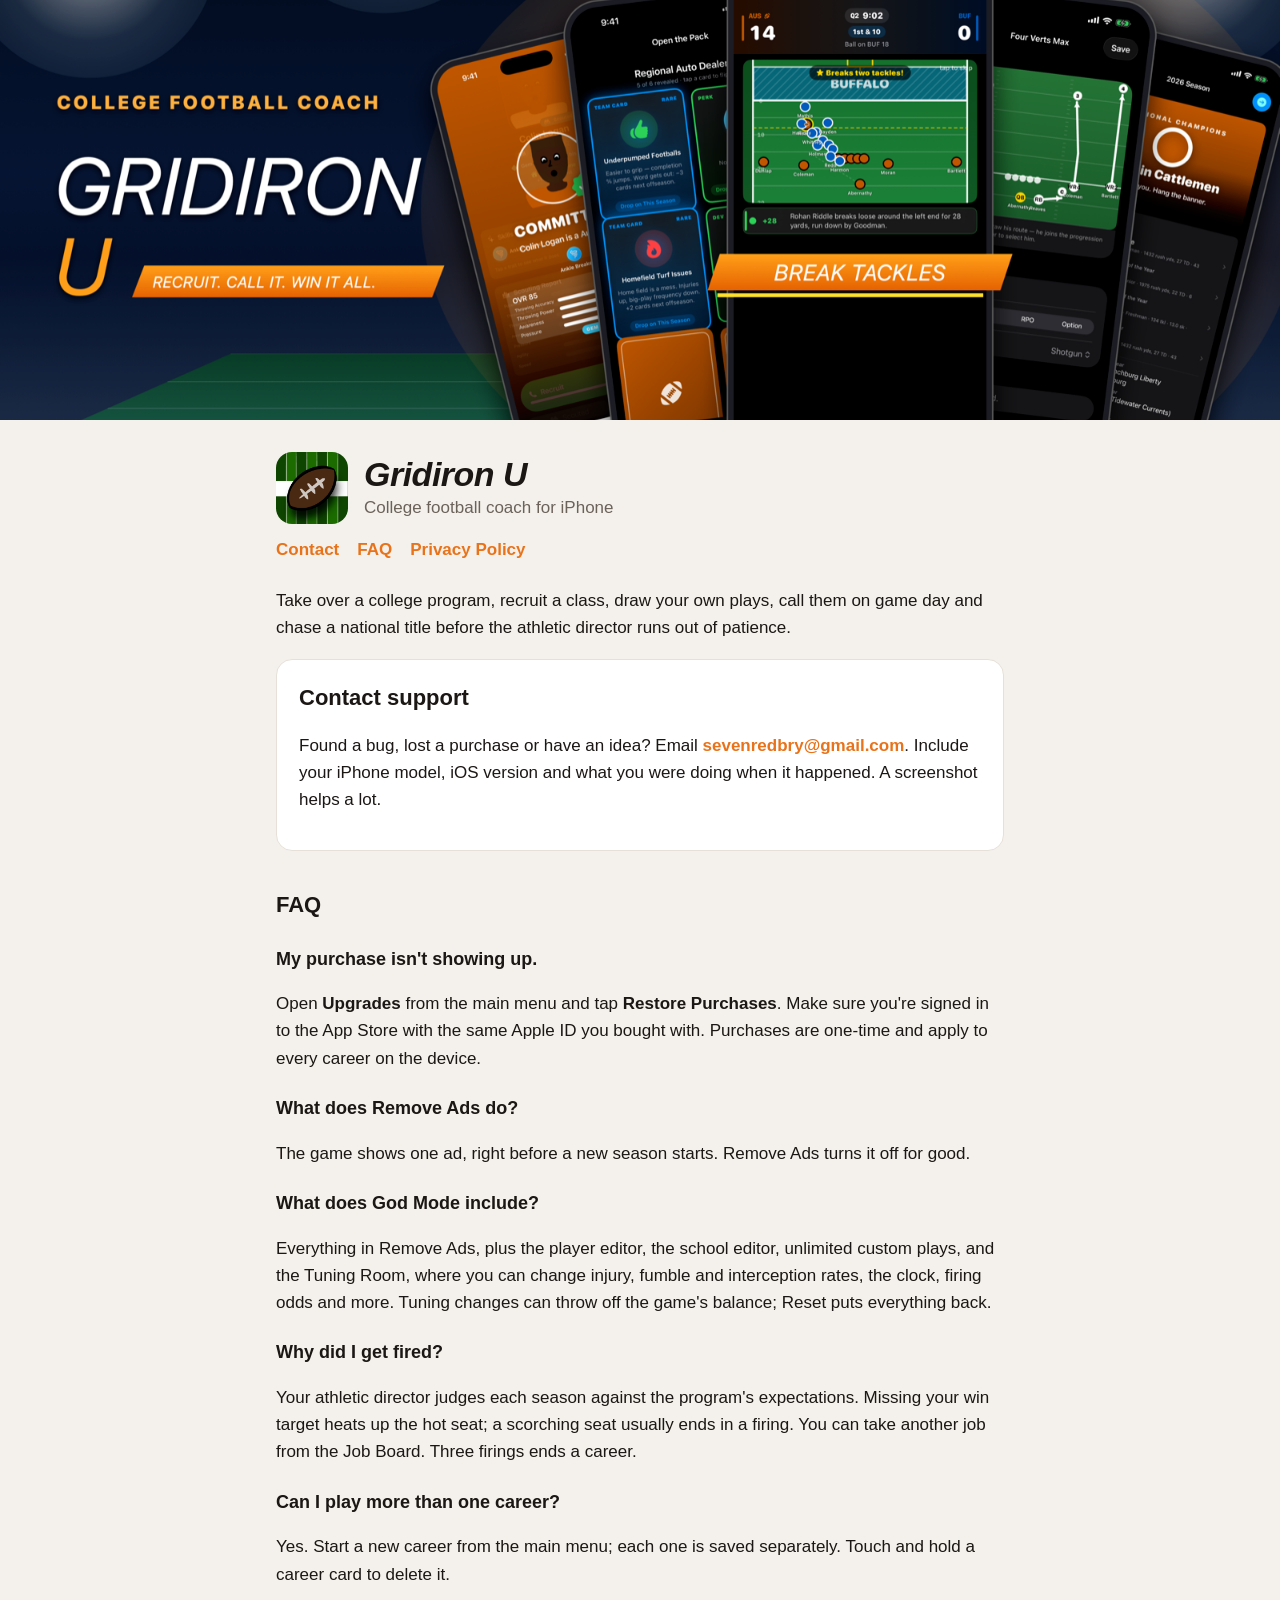
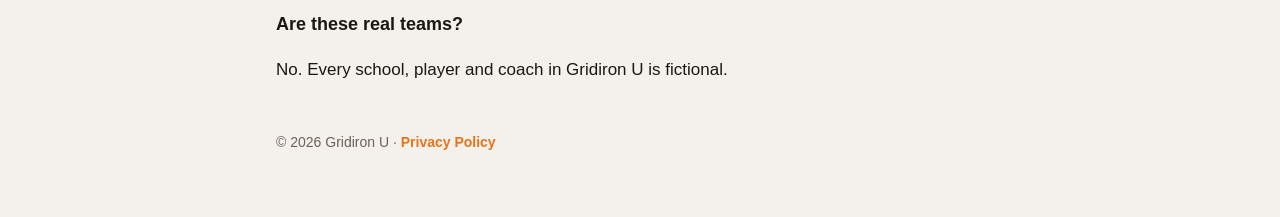
<file: index.html>
<!doctype html>
<html lang="en">
<head>
  <meta charset="utf-8">
  <meta name="viewport" content="width=device-width, initial-scale=1">
  <title>Gridiron U · Support</title>
  <meta name="description" content="Gridiron U is a college football coaching sim for iPhone. Help, FAQ and contact.">
  <link rel="stylesheet" href="style.css">
</head>
<body>
  <img class="hero" src="header.png" alt="Gridiron U: phones showing live play, recruiting, booster packs and a national title">
  <main>
    <header class="brand">
      <img src="icon.png" alt="Gridiron U app icon">
      <div>
        <h1>Gridiron U</h1>
        <div class="muted">College football coach for iPhone</div>
      </div>
    </header>
    <nav>
      <a href="#contact">Contact</a>
      <a href="#faq">FAQ</a>
      <a href="privacy.html">Privacy Policy</a>
    </nav>

    <p>Take over a college program, recruit a class, draw your own plays, call them on game day and chase a national title before the athletic director runs out of patience.</p>

    <section class="card" id="contact">
      <h2 style="margin-top:0">Contact support</h2>
      <p>Found a bug, lost a purchase or have an idea? Email <a href="mailto:sevenredbry@gmail.com">sevenredbry@gmail.com</a>. Include your iPhone model, iOS version and what you were doing when it happened. A screenshot helps a lot.</p>
    </section>

    <section id="faq">
      <h2>FAQ</h2>

      <h3>My purchase isn't showing up.</h3>
      <p>Open <strong>Upgrades</strong> from the main menu and tap <strong>Restore Purchases</strong>. Make sure you're signed in to the App Store with the same Apple ID you bought with. Purchases are one-time and apply to every career on the device.</p>

      <h3>What does Remove Ads do?</h3>
      <p>The game shows one ad, right before a new season starts. Remove Ads turns it off for good.</p>

      <h3>What does God Mode include?</h3>
      <p>Everything in Remove Ads, plus the player editor, the school editor, unlimited custom plays, and the Tuning Room, where you can change injury, fumble and interception rates, the clock, firing odds and more. Tuning changes can throw off the game's balance; Reset puts everything back.</p>

      <h3>Why did I get fired?</h3>
      <p>Your athletic director judges each season against the program's expectations. Missing your win target heats up the hot seat; a scorching seat usually ends in a firing. You can take another job from the Job Board. Three firings ends a career.</p>

      <h3>Can I play more than one career?</h3>
      <p>Yes. Start a new career from the main menu; each one is saved separately. Touch and hold a career card to delete it.</p>

      <h3>Are these real teams?</h3>
      <p>No. Every school, player and coach in Gridiron U is fictional.</p>
    </section>

    <footer>© 2026 Gridiron U · <a href="privacy.html">Privacy Policy</a></footer>
  </main>
</body>
</html>
</file>
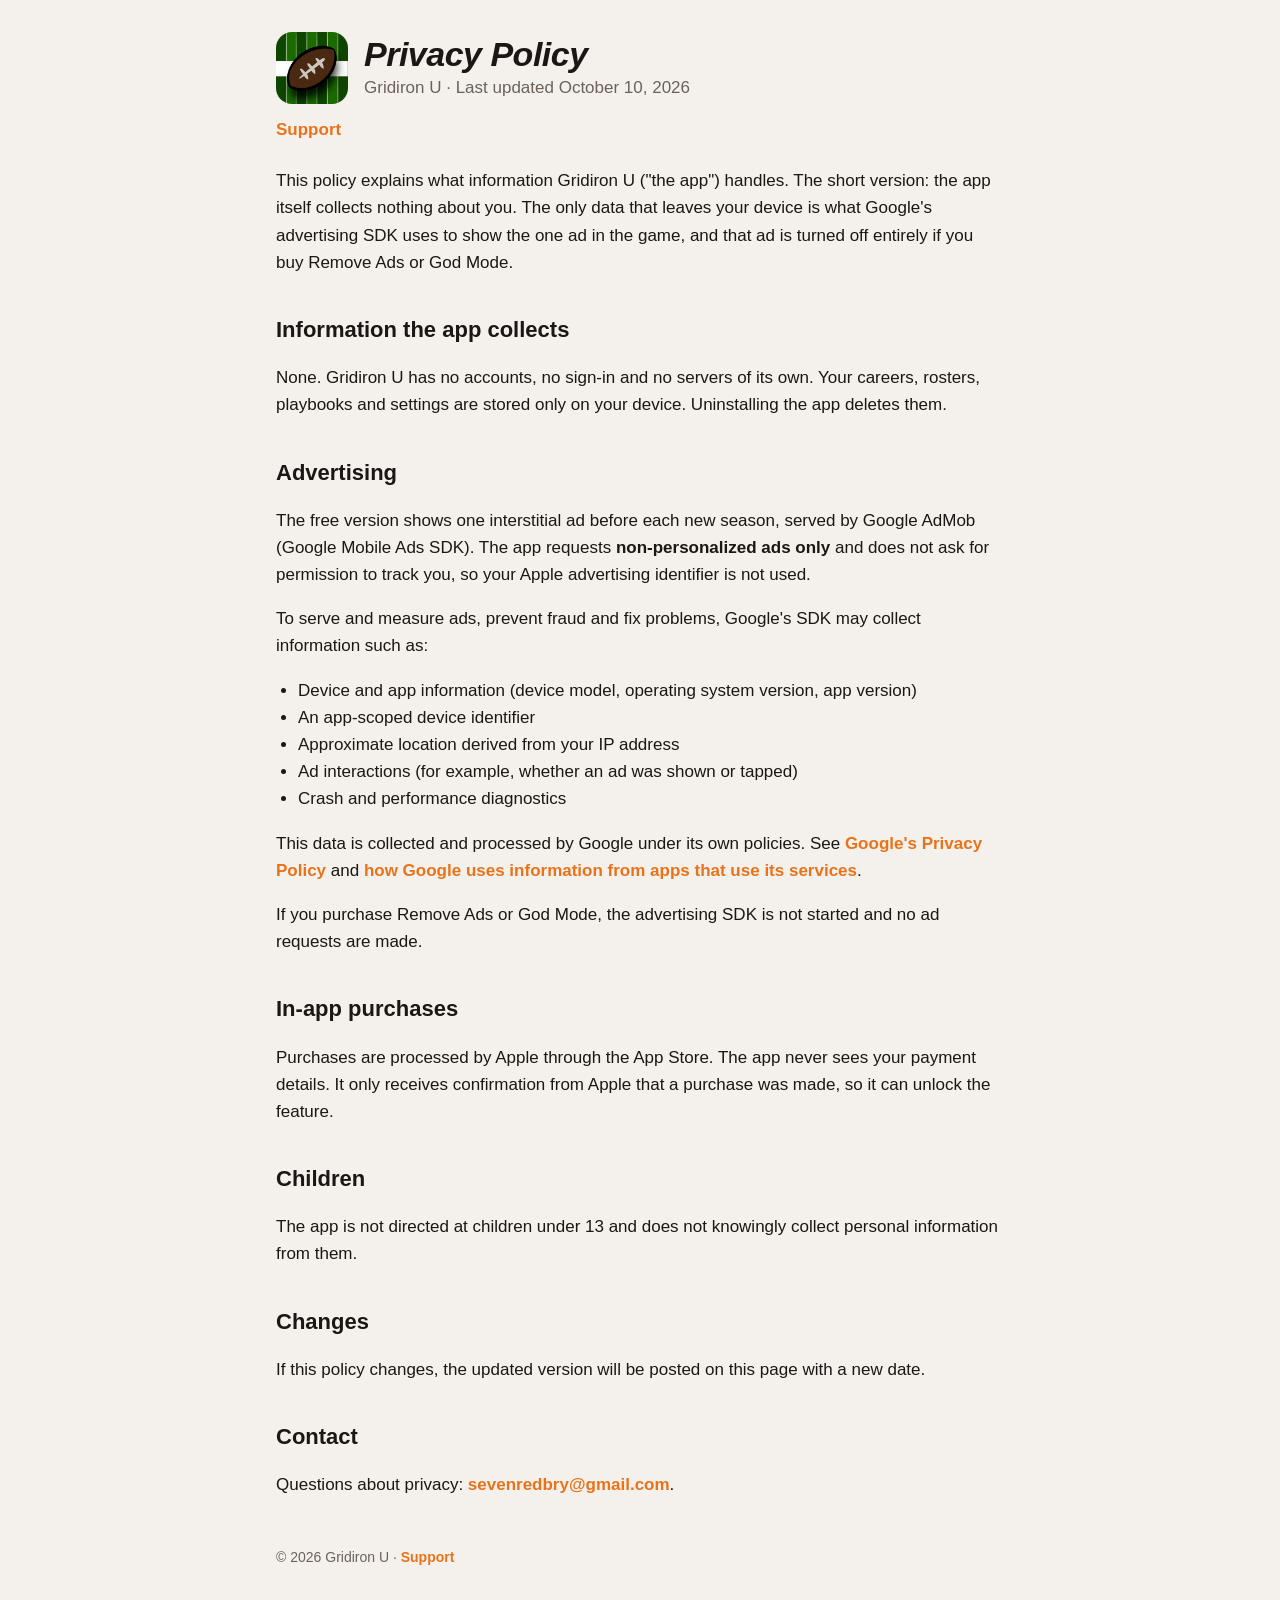
<file: privacy.html>
<!doctype html>
<html lang="en">
<head>
  <meta charset="utf-8">
  <meta name="viewport" content="width=device-width, initial-scale=1">
  <title>Gridiron U · Privacy Policy</title>
  <link rel="stylesheet" href="style.css">
</head>
<body>
  <main>
    <header class="brand">
      <img src="icon.png" alt="Gridiron U app icon">
      <div>
        <h1>Privacy Policy</h1>
        <div class="muted">Gridiron U · Last updated October 10, 2026</div>
      </div>
    </header>
    <nav>
      <a href="./">Support</a>
    </nav>

    <p>This policy explains what information Gridiron U ("the app") handles. The short version: the app itself collects nothing about you. The only data that leaves your device is what Google's advertising SDK uses to show the one ad in the game, and that ad is turned off entirely if you buy Remove Ads or God Mode.</p>

    <h2>Information the app collects</h2>
    <p>None. Gridiron U has no accounts, no sign-in and no servers of its own. Your careers, rosters, playbooks and settings are stored only on your device. Uninstalling the app deletes them.</p>

    <h2>Advertising</h2>
    <p>The free version shows one interstitial ad before each new season, served by Google AdMob (Google Mobile Ads SDK). The app requests <strong>non-personalized ads only</strong> and does not ask for permission to track you, so your Apple advertising identifier is not used.</p>
    <p>To serve and measure ads, prevent fraud and fix problems, Google's SDK may collect information such as:</p>
    <ul>
      <li>Device and app information (device model, operating system version, app version)</li>
      <li>An app-scoped device identifier</li>
      <li>Approximate location derived from your IP address</li>
      <li>Ad interactions (for example, whether an ad was shown or tapped)</li>
      <li>Crash and performance diagnostics</li>
    </ul>
    <p>This data is collected and processed by Google under its own policies. See <a href="https://policies.google.com/privacy">Google's Privacy Policy</a> and <a href="https://policies.google.com/technologies/partner-sites">how Google uses information from apps that use its services</a>.</p>
    <p>If you purchase Remove Ads or God Mode, the advertising SDK is not started and no ad requests are made.</p>

    <h2>In-app purchases</h2>
    <p>Purchases are processed by Apple through the App Store. The app never sees your payment details. It only receives confirmation from Apple that a purchase was made, so it can unlock the feature.</p>

    <h2>Children</h2>
    <p>The app is not directed at children under 13 and does not knowingly collect personal information from them.</p>

    <h2>Changes</h2>
    <p>If this policy changes, the updated version will be posted on this page with a new date.</p>

    <h2>Contact</h2>
    <p>Questions about privacy: <a href="mailto:sevenredbry@gmail.com">sevenredbry@gmail.com</a>.</p>

    <footer>© 2026 Gridiron U · <a href="./">Support</a></footer>
  </main>
</body>
</html>
</file>
<file: style.css>
:root {
  --bg: #f4f1ec;
  --card: #ffffff;
  --ink: #1b1714;
  --muted: #6b625a;
  --accent: #e8731a;
  --line: #e6e0d8;
}
@media (prefers-color-scheme: dark) {
  :root {
    --bg: #0b0f17;
    --card: #141a25;
    --ink: #f2f2f4;
    --muted: #a3a9b6;
    --accent: #ff8c2a;
    --line: #232b3a;
  }
}
* { box-sizing: border-box; }
body {
  margin: 0;
  background: var(--bg);
  color: var(--ink);
  font: 17px/1.6 -apple-system, BlinkMacSystemFont, "Segoe UI", Roboto, Helvetica, Arial, sans-serif;
}
.hero { width: 100%; display: block; max-height: 420px; object-fit: cover; }
main { max-width: 760px; margin: 0 auto; padding: 32px 16px 64px; }
header.brand { display: flex; align-items: center; gap: 16px; margin-bottom: 8px; }
header.brand img { width: 72px; height: 72px; border-radius: 16px; }
h1 { font-size: 34px; line-height: 1.15; margin: 0; font-weight: 900; font-style: italic; letter-spacing: -0.5px; }
h2 { font-size: 22px; margin: 36px 0 8px; }
h3 { font-size: 18px; margin: 22px 0 4px; }
p, li { color: var(--ink); }
.muted { color: var(--muted); }
nav { display: flex; gap: 18px; flex-wrap: wrap; margin: 12px 0 24px; }
a { color: var(--accent); font-weight: 600; text-decoration: none; }
a:hover { text-decoration: underline; }
.card { background: var(--card); border: 1px solid var(--line); border-radius: 16px; padding: 20px 22px; margin: 16px 0; }
ul { padding-left: 22px; }
footer { margin-top: 48px; font-size: 14px; color: var(--muted); }
</file>
